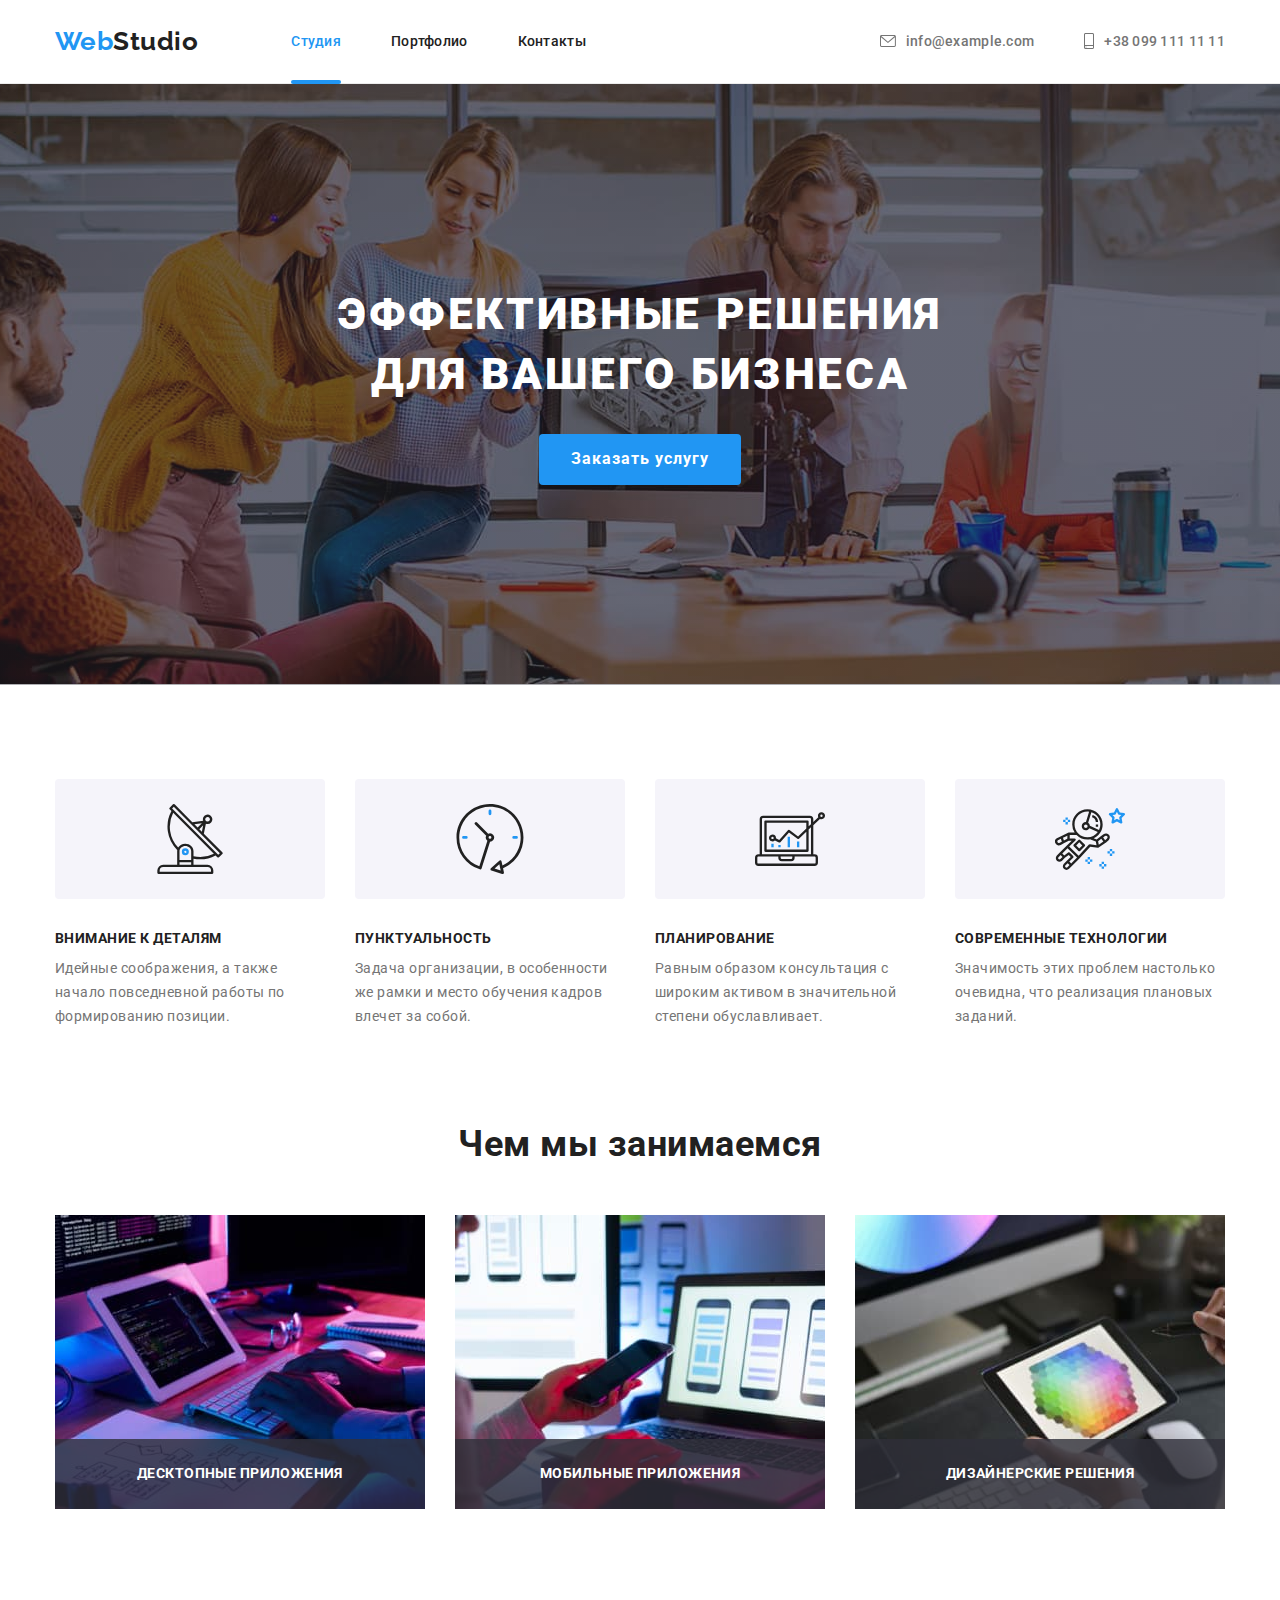
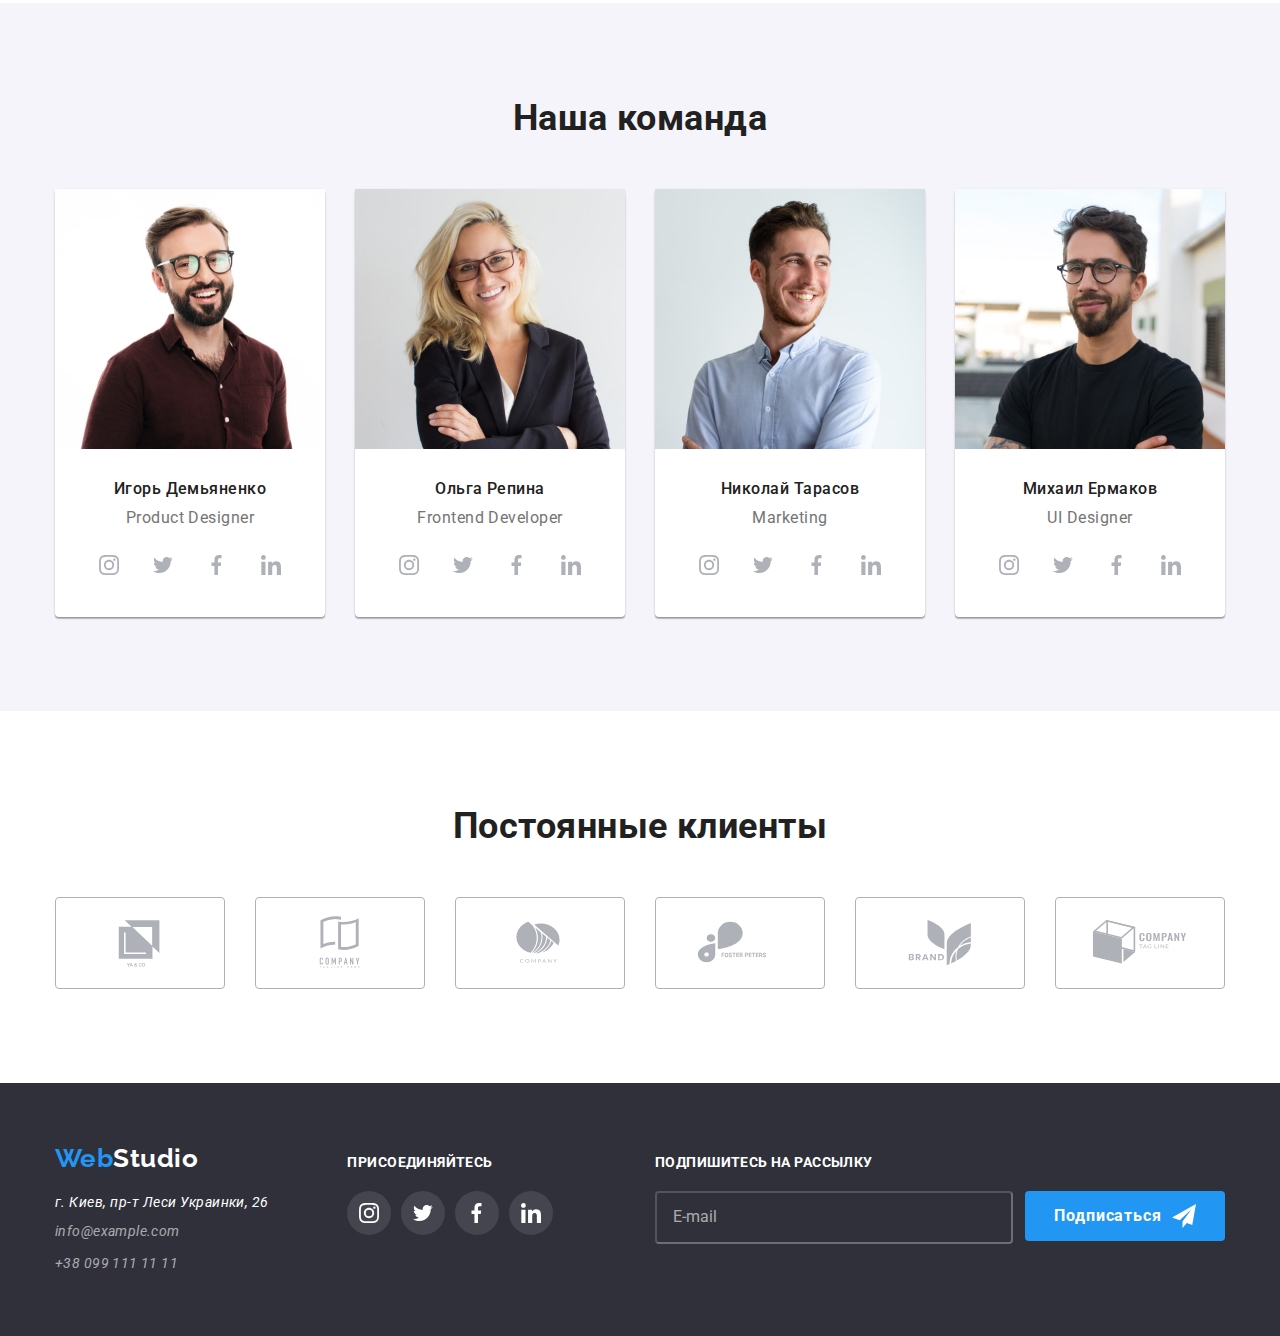
<file: index.html>
<!DOCTYPE html>
<html lang="en">
  <head>
    <meta charset="UTF-8" />
    <meta http-equiv="X-UA-Compatible" content="IE=edge" />
    <meta name="viewport" content="width=device-width, initial-scale=1.0" />
    <link rel="preconnect" href="https://fonts.googleapis.com" />
    <link rel="preconnect" href="https://fonts.gstatic.com" crossorigin />
    <link rel="stylesheet" href="./css/modern-normalize.css" />
    <link
      href="https://fonts.googleapis.com/css2?family=Raleway:wght@700&family=Roboto:wght@400;500;700;900&display=swap"
      rel="stylesheet"
    />
    <link rel="stylesheet" href="./css/styles.css" />
    <title>Студия</title>
  </head>
  <body>
    <!--Шапка-->
    <header>
      <!--Навигация сайта-->
      <div class="container header">
        <nav class="main-nav">
          <a href="#" class="logo"><span>Web</span>Studio</a>
          <ul class="nav list">
            <li class="nav-content">
              <a href="index.html" class="nav-title-page current"> Cтудия</a>
            </li>
            <li class="nav-content">
              <a href="portfolio.html" class="nav-title">Портфолио</a>
            </li>
            <li class="nav-content">
              <a href="#" class="nav-title">Контакты</a>
            </li>
          </ul>
        </nav>
        <!--Авторизация на сайте-->
        <ul class="auth-nav list">
          <li class="auth-nav-content">
            <a href="mailto:info@example.com" class="auth-nav-link"
              ><svg class="auth-nav-svg" width="16px" height="12px">
                <use href="./images/icons.svg#post"></use>
              </svg>
              info@example.com</a
            >
          </li>
          <li class="auth-nav-content">
            <a href="tel:+380991111111" class="auth-nav-link">
              <svg class="auth-nav-svg" width="10px" height="16px">
                <use href="./images/icons.svg#smartphone"></use>
              </svg>
              +38 099 111 11 11</a
            >
          </li>
        </ul>
      </div>
    </header>

    <!--Содержимое сайта-->
    <main>
      <!--Заголовок сайта-->
      <section class="section heading">
        <div class="page-heading container">
          <h1 class="page-title">Эффективные решения для вашего бизнеса</h1>
          <button class="button-heading" type="button" data-modal-open>
            Заказать услугу
          </button>
        </div>
        <div class="backdrop is-hidden" data-modal>
          <div class="modal">
            <button class="close-button" type="button" data-modal-close>
              <svg width="18px" height="18px">
                <use href="./images/icons.svg#close"></use>
              </svg>
            </button>
            <div class="modal-window">
              <p class="modal-heading">
                Оставьте свои данные, мы вам перезвоним
              </p>
              <form action="modal-hero" class="modal-hero">
                <div class="modal-name">
                  <label for="username">Имя</label>
                  <input type="text" name="username" id="username" />
                  <svg width="18px" height="18px">
                    <use href="./images/icons.svg#person"></use>
                  </svg>
                </div>
                <div class="modal-name">
                  <label for="tel">Телефон</label>
                  <input type="tel" name="tel" id="tel" />
                  <svg width="18px" height="18px">
                    <use href="./images/icons.svg#phone-modal"></use>
                  </svg>
                </div>
                <div class="modal-name">
                  <label for="email">Почта</label>
                  <input type="email" name="email" id="email" />
                  <svg width="18px" height="18px">
                    <use href="./images/icons.svg#email-modal"></use>
                  </svg>
                </div>
                <div class="modal-name">
                  <label for="comments">Комментарий</label>
                  <textarea
                    name="comments"
                    id="comments"
                    rows="5"
                    placeholder="Введите текст"
                  ></textarea>
                </div>
                <!--Чекбокс-->
                <div class="modal-checkbox">
                  <label class="label">
                    <input class="checkbox" type="checkbox" name="select" />
                    <span class="checkbox-icon"></span>
                    Соглашаюсь с рассылкой и принимаю
                    <span>Условия договора</span>
                  </label>
                </div>
                <!--Чекбокс-->
                <div class="button-submit">
                  <button type="submit">Отправить</button>
                </div>
              </form>
            </div>
          </div>
        </div>
      </section>

      <!--Наши преимущества-->
      <section class="section benefits">
        <div class="container">
          <h2 class="visually-hidden">Наши преимущества</h2>
          <ul class="our-benefits-heading list">
            <li class="our-benefits-item">
              <div class="our-benefits-icon">
                <svg width="70px" height="70px">
                  <use href="./images/icons.svg#antenna"></use>
                </svg>
              </div>
              <h3 class="our-benefits-list">Внимание к деталям</h3>
              <p class="our-benefits-text">
                Идейные соображения, а также начало повседневной работы по
                формированию позиции.
              </p>
            </li>
            <li class="our-benefits-item icon-clock">
              <div class="our-benefits-icon">
                <svg width="70px" height="70px">
                  <use href="./images/icons.svg#clock"></use>
                </svg>
              </div>
              <h3 class="our-benefits-list">Пунктуальность</h3>
              <p class="our-benefits-text">
                Задача организации, в особенности же рамки и место обучения
                кадров влечет за собой.
              </p>
            </li>
            <li class="our-benefits-item icon-vector">
              <div class="our-benefits-icon">
                <svg width="70px" height="70px">
                  <use href="./images/icons.svg#diagram"></use>
                </svg>
              </div>
              <h3 class="our-benefits-list">Планирование</h3>
              <p class="our-benefits-text">
                Равным образом консультация с широким активом в значительной
                степени обуславливает.
              </p>
            </li>
            <li class="our-benefits-item icon-astronaut">
              <div class="our-benefits-icon">
                <svg width="70px" height="70px">
                  <use href="./images/icons.svg#astronaut"></use>
                </svg>
              </div>
              <h3 class="our-benefits-list">Современные технологии</h3>
              <p class="our-benefits-text">
                Значимость этих проблем настолько очевидна, что реализация
                плановых заданий.
              </p>
            </li>
          </ul>
        </div>
      </section>

      <!--Наша деятельность-->
      <section class="section">
        <div class="container activity-header">
          <h2 class="our-activity-title">Чем мы занимаемся</h2>
          <ul class="our-activity list">
            <li class="our-activity-item">
              <div class="our-activity-img">
                <img
                  src=".//images//index/first_img.jpg"
                  alt="процесс написания команда"
                  width="370"
                />
                <div class="our-activity-text">
                  <p>десктопные приложения</p>
                </div>
              </div>
            </li>
            <li class="our-activity-item">
              <div class="our-activity-img">
                <img
                  src="./images//index/second_img.jpg"
                  alt="выбор разметки сайта на смартфоне"
                  width="370"
                />
                <div class="our-activity-text">
                  <p>мобильные приложения</p>
                </div>
              </div>
            </li>
            <li class="our-activity-item">
              <div class="our-activity-img">
                <img
                  src="./images//index/third_img.jpg"
                  alt="выбор цвета на планшете"
                  width="370"
                />
                <div class="our-activity-text">
                  <p>дизайнерские решения</p>
                </div>
              </div>
            </li>
          </ul>
        </div>
      </section>

      <!--Наша команда-->
      <section class="section our-team">
        <div class="container">
          <h2 class="our-team-title">Наша команда</h2>
          <ul class="our-team-heading list">
            <li class="team-members">
              <img
                src="./images//index/first_person.jpg"
                alt="Игорь Демьяненко"
                width="270"
              />
              <div class="team-content">
                <h3 class="team-members-title">Игорь Демьяненко</h3>
                <p class="team-members-text">Product Designer</p>
                <ul class="team-ul list">
                  <li>
                    <a class="team-link" href="#">
                      <svg width="20px" height="20px">
                        <use href="./images/icons.svg#inst"></use>
                      </svg>
                    </a>
                  </li>
                  <li>
                    <a class="team-link" href="#">
                      <svg width="20px" height="20px">
                        <use href="./images/icons.svg#twit"></use>
                      </svg>
                    </a>
                  </li>
                  <li>
                    <a class="team-link" href="#">
                      <svg width="20px" height="20px">
                        <use href="./images/icons.svg#fb"></use>
                      </svg>
                    </a>
                  </li>
                  <li>
                    <a class="team-link" href="#">
                      <svg width="20px" height="20px">
                        <use href="./images/icons.svg#in"></use>
                      </svg>
                    </a>
                  </li>
                </ul>
              </div>
            </li>
            <li class="team-members">
              <img
                src="./images//index/second_person.jpg"
                alt="Ольга Репина"
                width="270"
              />
              <div class="team-content">
                <h3 class="team-members-title">Ольга Репина</h3>
                <p class="team-members-text">Frontend Developer</p>
                <ul class="team-ul list">
                  <li>
                    <a class="team-link" href="#">
                      <svg width="20px" height="20px">
                        <use href="./images/icons.svg#inst"></use>
                      </svg>
                    </a>
                  </li>
                  <li>
                    <a class="team-link" href="#">
                      <svg width="20px" height="20px">
                        <use href="./images/icons.svg#twit"></use>
                      </svg>
                    </a>
                  </li>
                  <li>
                    <a class="team-link" href="#">
                      <svg width="20px" height="20px">
                        <use href="./images/icons.svg#fb"></use>
                      </svg>
                    </a>
                  </li>
                  <li>
                    <a class="team-link" href="#">
                      <svg width="20px" height="20px">
                        <use href="./images/icons.svg#in"></use>
                      </svg>
                    </a>
                  </li>
                </ul>
              </div>
            </li>
            <li class="team-members">
              <img
                src="./images//index/third_person.jpg"
                alt="Николай Тарасов"
                width="270"
              />
              <div class="team-content">
                <h3 class="team-members-title">Николай Тарасов</h3>
                <p class="team-members-text">Marketing</p>
                <ul class="team-ul list">
                  <li>
                    <a class="team-link" href="#">
                      <svg width="20px" height="20px">
                        <use href="./images/icons.svg#inst"></use>
                      </svg>
                    </a>
                  </li>
                  <li>
                    <a class="team-link" href="#">
                      <svg width="20px" height="20px">
                        <use href="./images/icons.svg#twit"></use>
                      </svg>
                    </a>
                  </li>
                  <li>
                    <a class="team-link" href="#">
                      <svg width="20px" height="20px">
                        <use href="./images/icons.svg#fb"></use>
                      </svg>
                    </a>
                  </li>
                  <li>
                    <a class="team-link" href="#">
                      <svg width="20px" height="20px">
                        <use href="./images/icons.svg#in"></use>
                      </svg>
                    </a>
                  </li>
                </ul>
              </div>
            </li>
            <li class="team-members">
              <img
                src="./images//index/fourth_person.jpg"
                alt="Михаил Ермаков"
                width="270"
              />
              <div class="team-content">
                <h3 class="team-members-title">Михаил Ермаков</h3>
                <p class="team-members-text">UI Designer</p>
                <ul class="team-ul list">
                  <li>
                    <a class="team-link" href="#">
                      <svg width="20px" height="20px">
                        <use href="./images/icons.svg#inst"></use>
                      </svg>
                    </a>
                  </li>
                  <li>
                    <a class="team-link" href="#">
                      <svg width="20px" height="20px">
                        <use href="./images/icons.svg#twit"></use>
                      </svg>
                    </a>
                  </li>
                  <li>
                    <a class="team-link" href="#">
                      <svg width="20px" height="20px">
                        <use href="./images/icons.svg#fb"></use>
                      </svg>
                    </a>
                  </li>
                  <li>
                    <a class="team-link" href="#">
                      <svg width="20px" height="20px">
                        <use href="./images/icons.svg#in"></use>
                      </svg>
                    </a>
                  </li>
                </ul>
              </div>
            </li>
          </ul>
        </div>
      </section>

      <!--Постоянные клиенты-->
      <section class="section">
        <div class="container">
          <h2 class="clients">Постоянные клиенты</h2>
          <ul class="clients-ul list">
            <li class="clients-li">
              <a href="#" class="clients-link">
                <svg width="106px" height="60px">
                  <use href="./images/icons.svg#Logo-1"></use>
                </svg>
              </a>
            </li>
            <li class="clients-li">
              <a href="#" class="clients-link">
                <svg width="106px" height="60px">
                  <use href="./images/icons.svg#Logo-2"></use>
                </svg>
              </a>
            </li>
            <li class="clients-li">
              <a href="#" class="clients-link">
                <svg width="106px" height="60px">
                  <use href="./images/icons.svg#Logo-3"></use>
                </svg>
              </a>
            </li>
            <li class="clients-li">
              <a href="#" class="clients-link">
                <svg width="106px" height="60px">
                  <use href="./images/icons.svg#Logo-4"></use>
                </svg>
              </a>
            </li>
            <li class="clients-li">
              <a href="#" class="clients-link">
                <svg width="106px" height="60px">
                  <use href="./images/icons.svg#Logo-5"></use>
                </svg>
              </a>
            </li>
            <li class="clients-li">
              <a href="#" class="clients-link">
                <svg width="106px" height="60px">
                  <use href="./images/icons.svg#Logo-6"></use>
                </svg>
              </a>
            </li>
          </ul>
        </div>
      </section>
    </main>

    <!--Подвал-->
    <footer class="footer">
      <div class="container footer-flex">
        <div class="footer-heading">
          <a href="#" class="logo-footer"><span>Web</span>Studio</a>
          <address class="address">
            <p class="address-footer">г. Киев, пр-т Леси Украинки, 26</p>
            <ul class="footer-info list">
              <li class="link">
                <a href="mailto:info@example.com" class="footer-info-link"
                  >info@example.com</a
                >
              </li>
              <li class="link">
                <a href="tel:+380991111111" class="footer-info-link"
                  >+38 099 111 11 11</a
                >
              </li>
            </ul>
          </address>
        </div>
        <div class="footer-join">
          <p class="join">присоединяйтесь</p>
          <ul class="footer-links list">
            <li class="footer-li">
              <a class="footer-link" href="#">
                <svg width="20px" height="20px">
                  <use href="./images/icons.svg#inst"></use>
                </svg>
              </a>
            </li>
            <li class="footer-li">
              <a class="footer-link" href="#">
                <svg width="20px" height="20px">
                  <use href="./images/icons.svg#twit"></use>
                </svg>
              </a>
            </li>
            <li class="footer-li">
              <a class="footer-link" href="#">
                <svg width="20px" height="20px">
                  <use href="./images/icons.svg#fb"></use>
                </svg>
              </a>
            </li>
            <li class="footer-li">
              <a class="footer-link" href="#">
                <svg width="20px" height="20px">
                  <use href="./images/icons.svg#in"></use>
                </svg>
              </a>
            </li>
          </ul>
        </div>
        <div class="subscribe-footer">
          <p class="subscribe-text">подпишитесь на рассылку</p>
          <div class="subscribe-link">
            <form action="subscribe-heading" class="subscribe-heading">
              <input
                class="subcribe-input"
                type="email"
                name="mail"
                id="mail"
                placeholder="E-mail"
              />
              <button class="footer-button" type="submit">
                Подписаться
                <svg width="24" height="24px">
                  <use href="./images/icons.svg#send"></use>
                </svg>
              </button>
            </form>
          </div>
        </div>
      </div>
    </footer>
    <script src="./js/modal.js"></script>
  </body>
</html>
</file>
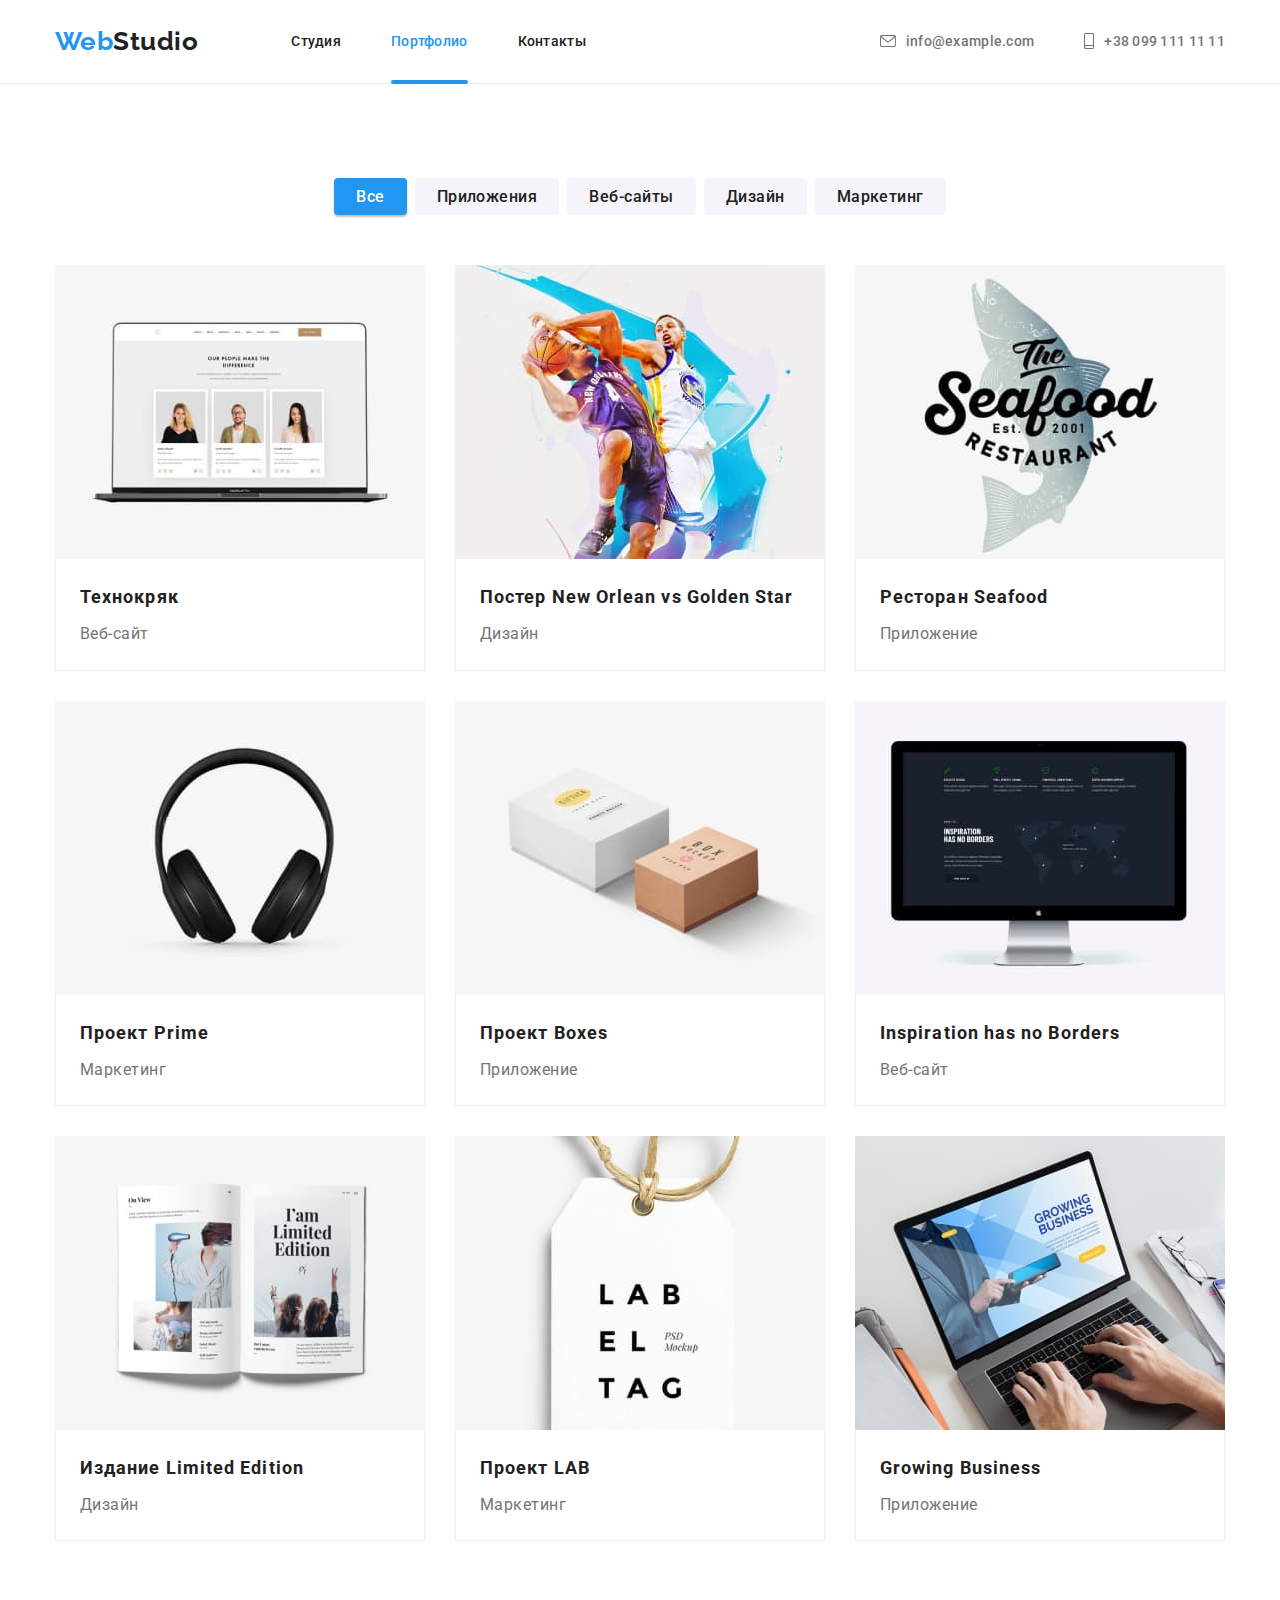
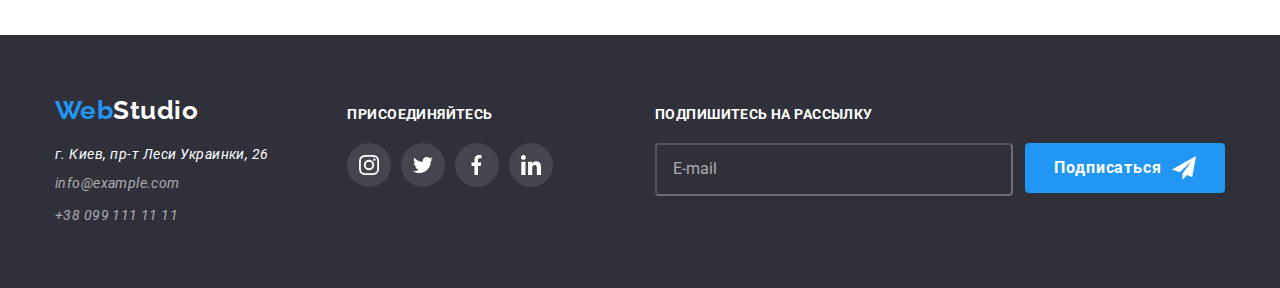
<file: portfolio.html>
<!DOCTYPE html>
<html lang="en">
  <head>
    <meta charset="UTF-8" />
    <meta http-equiv="X-UA-Compatible" content="IE=edge" />
    <meta name="viewport" content="width=device-width, initial-scale=1.0" />
    <link rel="preconnect" href="https://fonts.googleapis.com" />
    <link rel="preconnect" href="https://fonts.gstatic.com" crossorigin />
    <link rel="stylesheet" href="./css/modern-normalize.css" />
    <link
      href="https://fonts.googleapis.com/css2?family=Raleway:wght@700&family=Roboto:wght@400;500;700;900&display=swap"
      rel="stylesheet"
    />
    <link rel="stylesheet" href="./css/styles.css" />
    <title>Портфолио</title>
  </head>
  <body>
    <!--Шапка-->
    <header>
      <!--Навигация сайта-->
      <div class="container header">
        <nav class="main-nav">
          <a href="#" class="logo"><span>Web</span>Studio</a>
          <ul class="nav list">
            <li class="nav-content">
              <a href="index.html" class="nav-title">Cтудия</a>
            </li>
            <li class="nav-content">
              <a href="portfolio.html" class="nav-title-page current"
                >Портфолио</a
              >
            </li>
            <li class="nav-content">
              <a href="#" class="nav-title">Контакты</a>
            </li>
          </ul>
        </nav>
        <!--Авторизация на сайте-->
        <ul class="auth-nav list">
          <li class="auth-nav-content">
            <a href="mailto:info@example.com" class="auth-nav-link"
              ><svg class="auth-nav-svg" width="16px" height="12px">
                <use href="./images/icons.svg#post"></use>
              </svg>
              info@example.com</a
            >
          </li>
          <li class="auth-nav-content">
            <a href="tel:+380991111111" class="auth-nav-link">
              <svg class="auth-nav-svg" width="10px" height="16px">
                <use href="./images/icons.svg#smartphone"></use>
              </svg>
              +38 099 111 11 11</a
            >
          </li>
        </ul>
      </div>
    </header>

    <main>
      <section class="section">
        <div class="container">
          <h1 class="visually-hidden">Портфолио</h1>
          <!--Фильтр-->
          <h2 class="visually-hidden">наши работы</h2>
          <ul class="filter list">
            <li class="filter-link">
              <button class="filter-button-page" type="button">Все</button>
            </li>
            <li class="filter-link">
              <button class="filter-button" type="button">Приложения</button>
            </li>
            <li class="filter-link">
              <button class="filter-button" type="button">Веб-сайты</button>
            </li>
            <li class="filter-link">
              <button class="filter-button" type="button">Дизайн</button>
            </li>
            <li class="filter-link">
              <button class="filter-button" type="button">Маркетинг</button>
            </li>
          </ul>

          <!--Наши работы-->
          <ul class="our-work list">
            <li class="our-work-link">
              <a href="#" class="our-work-heading">
                <div class="overlay">
                  <img
                    src=".//images/portfolio/desktop.jpg"
                    alt="Ноутбук"
                    width="370"
                  />
                  <div class="our-work-class">
                    <p>
                      Технокряк это современная площадка распространения
                      коронавируса. Компании используют эту платформу для
                      цифрового шпионажа и атак на защищённые сервера
                      конкурентов.
                    </p>
                  </div>
                </div>
                <div class="poster-title">
                  <h3 class="our-work-title">Технокряк</h3>
                  <p class="our-work-text">Веб-сайт</p>
                </div>
              </a>
            </li>

            <li class="our-work-link">
              <a href="#" class="our-work-heading">
                <div class="overlay">
                  <img
                    src=".//images/portfolio/basketball_players.jpg"
                    alt="Баскетболисты"
                    width="370"
                  />
                  <div class="our-work-class">
                    <p>
                      Технокряк это современная площадка распространения
                      коронавируса. Компании используют эту платформу для
                      цифрового шпионажа и атак на защищённые сервера
                      конкурентов.
                    </p>
                  </div>
                </div>
                <div class="poster-title">
                  <h3 class="our-work-title">
                    Постер New Orlean vs Golden Star
                  </h3>
                  <p class="our-work-text">Дизайн</p>
                </div>
              </a>
            </li>

            <li class="our-work-link">
              <a href="#" class="our-work-heading">
                <div class="overlay">
                  <img
                    src=".//images/portfolio/logo_restaurant.jpg"
                    alt="Ресторан Seafood"
                    width="370"
                  />
                  <div class="our-work-class">
                    <p>
                      Технокряк это современная площадка распространения
                      коронавируса. Компании используют эту платформу для
                      цифрового шпионажа и атак на защищённые сервера
                      конкурентов.
                    </p>
                  </div>
                </div>
                <div class="poster-title">
                  <h3 class="our-work-title">Ресторан Seafood</h3>
                  <p class="our-work-text">Приложение</p>
                </div>
              </a>
            </li>

            <li class="our-work-link">
              <a href="#" class="our-work-heading">
                <div class="overlay">
                  <img
                    src=".//images/portfolio/headphones.jpg"
                    alt="Проект Prime"
                    width="370"
                  />
                  <div class="our-work-class">
                    <p>
                      Технокряк это современная площадка распространения
                      коронавируса. Компании используют эту платформу для
                      цифрового шпионажа и атак на защищённые сервера
                      конкурентов.
                    </p>
                  </div>
                </div>
                <div class="poster-title">
                  <h3 class="our-work-title">Проект Prime</h3>
                  <p class="our-work-text">Маркетинг</p>
                </div>
              </a>
            </li>

            <li class="our-work-link">
              <a href="#" class="our-work-heading">
                <div class="overlay">
                  <img
                    src=".//images/portfolio/two_boxes.jpg"
                    alt="Проект Boxes"
                    width="370"
                  />
                  <div class="our-work-class">
                    <p>
                      Технокряк это современная площадка распространения
                      коронавируса. Компании используют эту платформу для
                      цифрового шпионажа и атак на защищённые сервера
                      конкурентов.
                    </p>
                  </div>
                </div>
                <div class="poster-title">
                  <h3 class="our-work-title">Проект Boxes</h3>
                  <p class="our-work-text">Приложение</p>
                </div>
              </a>
            </li>

            <li class="our-work-link">
              <a href="#" class="our-work-heading">
                <div class="overlay">
                  <img
                    src=".//images/portfolio/monoblock.jpg"
                    alt="Моноблок"
                    width="370"
                  />
                  <div class="our-work-class">
                    <p>
                      Технокряк это современная площадка распространения
                      коронавируса. Компании используют эту платформу для
                      цифрового шпионажа и атак на защищённые сервера
                      конкурентов.
                    </p>
                  </div>
                </div>
                <div class="poster-title">
                  <h3 class="our-work-title">Inspiration has no Borders</h3>
                  <p class="our-work-text">Веб-сайт</p>
                </div>
              </a>
            </li>

            <li class="our-work-link">
              <a href="#" class="our-work-heading">
                <div class="overlay">
                  <img
                    src=".//images/portfolio/magazine.jpg"
                    alt="Журнал"
                    width="370"
                  />
                  <div class="our-work-class">
                    <p>
                      Технокряк это современная площадка распространения
                      коронавируса. Компании используют эту платформу для
                      цифрового шпионажа и атак на защищённые сервера
                      конкурентов.
                    </p>
                  </div>
                </div>
                <div class="poster-title">
                  <h3 class="our-work-title">Издание Limited Edition</h3>
                  <p class="our-work-text">Дизайн</p>
                </div>
              </a>
            </li>

            <li class="our-work-link">
              <a href="#" class="our-work-heading">
                <div class="overlay">
                  <img
                    src=".//images/portfolio/plate.jpg"
                    alt="Табличка"
                    width="370"
                  />
                  <div class="our-work-class">
                    <p>
                      Технокряк это современная площадка распространения
                      коронавируса. Компании используют эту платформу для
                      цифрового шпионажа и атак на защищённые сервера
                      конкурентов.
                    </p>
                  </div>
                </div>
                <div class="poster-title">
                  <h3 class="our-work-title">Проект LAB</h3>
                  <p class="our-work-text">Маркетинг</p>
                </div>
              </a>
            </li>

            <li class="our-work-link">
              <a href="#" class="our-work-heading">
                <div class="overlay">
                  <img
                    src=".//images/portfolio/working_on_a_laptop.jpg"
                    alt="Работа на ноутбуке"
                    width="370"
                  />
                  <div class="our-work-class">
                    <p>
                      Технокряк это современная площадка распространения
                      коронавируса. Компании используют эту платформу для
                      цифрового шпионажа и атак на защищённые сервера
                      конкурентов.
                    </p>
                  </div>
                </div>
                <div class="poster-title">
                  <h3 class="our-work-title">Growing Business</h3>
                  <p class="our-work-text">Приложение</p>
                </div>
              </a>
            </li>
          </ul>
        </div>
      </section>
    </main>
    <!--Подвал-->
    <footer class="footer">
      <div class="container footer-flex">
        <div class="footer-heading">
          <a href="#" class="logo-footer"><span>Web</span>Studio</a>
          <address class="address">
            <p class="address-footer">г. Киев, пр-т Леси Украинки, 26</p>
            <ul class="footer-info list">
              <li class="link">
                <a href="mailto:info@example.com" class="footer-info-link"
                  >info@example.com</a
                >
              </li>
              <li class="link">
                <a href="tel:+380991111111" class="footer-info-link"
                  >+38 099 111 11 11</a
                >
              </li>
            </ul>
          </address>
        </div>
        <div class="footer-join">
          <p class="join">присоединяйтесь</p>
          <ul class="footer-links list">
            <li class="footer-li">
              <a class="footer-link" href="#">
                <svg width="20px" height="20px">
                  <use href="./images/icons.svg#inst"></use>
                </svg>
              </a>
            </li>
            <li class="footer-li">
              <a class="footer-link" href="#">
                <svg width="20px" height="20px">
                  <use href="./images/icons.svg#twit"></use>
                </svg>
              </a>
            </li>
            <li class="footer-li">
              <a class="footer-link" href="#">
                <svg width="20px" height="20px">
                  <use href="./images/icons.svg#fb"></use>
                </svg>
              </a>
            </li>
            <li class="footer-li">
              <a class="footer-link" href="#">
                <svg width="20px" height="20px">
                  <use href="./images/icons.svg#in"></use>
                </svg>
              </a>
            </li>
          </ul>
        </div>
        <div class="subscribe-footer">
          <p class="subscribe-text">подпишитесь на рассылку</p>
          <div class="subscribe-link">
            <form action="subscribe-heading" class="subscribe-heading">
              <input
                class="subcribe-input"
                type="email"
                name="mail"
                id="mail"
                placeholder="E-mail"
              />
              <button class="footer-button" type="submit">
                Подписаться
                <svg width="24" height="24px">
                  <use href="./images/icons.svg#send"></use>
                </svg>
              </button>
            </form>
          </div>
        </div>
      </div>
    </footer>
  </body>
</html>
</file>
<file: css/styles.css>
:root {
    --primary-text-color: #757575;
    --secondary-text-color: #212121;
    --accent: #2196f3;
    --pirmary-background-color: #ffff;
    --secondary-background-color: #f5f4fa;
    --third-background-color: #2F303A;
}

html {
    box-sizing: border-box;
}

*, *::before, *::after {
    box-sizing: inherit;
}

h1, h2, h3, p, ul, li {
    margin: 0;
    padding: 0;
}

body {
    background-color: var(--pirmary-background-color);
    color: var(--primary-text-color);
    font-family: roboto, sans-serif;
    letter-spacing: 0.03em;
}

header {
    border-bottom: 1px solid #ECECEC;
}

.header {
    display: flex;
}

img {
    max-width: 100%;
    display: block;
}

.container {
    width: 1200px;
    margin: 0 auto;
    padding: 0px 15px;
}

.section {
    padding-top: 94px;
    padding-bottom: 94px;
}

.list {
    list-style: none;
}

.visually-hidden {
    position: absolute;
    width: 1px;
    height: 1px;
    margin: -1px;
    border: 0;
    padding: 0;
    white-space: nowrap;
    clip-path: inset(100%);
    clip: rect(0 0 0 0);
    overflow: hidden;
}

/*Навигация сайта*/

.header {
    display: inline-block;
    display: flex;
}

.nav {
    display: flex;
}

.main-nav {
    display: flex;
    align-items: center;
}

.nav-title {
    padding: 32px 0;
    display: block;
    color: var(--secondary-text-color);
    text-decoration: none;
    font-weight: 500;
    Font-size: 14px;
    Line-height: 1.33;
    Letter-spacing: 0.02em;
    transition: color 250ms cubic-bezier(0.4, 0, 0.2, 1);
}

.nav-content {
    margin-right: 50px;
}

.nav-content:last-child {
    margin-right: 0px;
}

.nav-title-page {
    position: relative;
    padding: 32px 0;
    display: block;
    color: var(--accent);
    text-decoration: none;
    font-weight: 500;
    Font-size: 14px;
    Line-height: 1.33;
    Letter-spacing: 0.02em;
}

.nav-title:hover, .nav-title:focus {
    color: var(--accent);
}

.current::after {
    content: "";
    position: absolute;
    display: block;
    width: 100%;
    height: 4px;
    left: 0;
    bottom: -1px;
    background-color: var(--accent);
    border-radius: 2px;
}

.logo {
    align-items: center;
    display: block;
    margin-right: 93px;
    color: var(--secondary-text-color);
    Font-family: Raleway, sans-serif;
    font-weight: 700;
    Font-size: 26px;
    Line-height: 1.19;
    text-decoration: none;
}

.logo span {
    color: var(--accent);
}

/*Авторизация на сайте*/

.auth-nav {
    display: flex;
    margin-left: auto;
    align-items: center;
}

.auth-nav-content {
    margin-right: 50px;
}

.auth-nav-content:last-child {
    margin-right: 0px;
}

.auth-nav-svg {
    margin-right: 10px;
}

.auth-nav a {
    color: var(--primary-text-color);
    text-decoration: none;
    font-weight: 500;
    Font-size: 14px;
    Line-height: 1.33;
    Letter-spacing: 0.02em;
    align-items: center;
    justify-content: center;
    display: flex;
    fill: var(--primary-text-color);
    transition: color 250ms cubic-bezier(0.4, 0, 0.2, 1), fill 250ms cubic-bezier(0.4, 0, 0.2, 1);
}

.auth-nav a:hover, .auth-nav a:focus {
    fill: var(--accent);
    color: var(--accent);
}

/*Содержание сайта*/

/*заголовок*/

.heading {
    background-image: linear-gradient(to right, rgba(47, 48, 58, 0.4), rgba(47, 48, 58, 0.4)), url(../images/index/background_image.jpg);
    background-repeat: no-repeat;
    background-position: center;
    padding-top: 200px;
    padding-bottom: 200px;
    max-width: 1600px;
    margin: auto;
}

.page-heading {
    text-align: center;
    margin: auto;
}

.page-title {
    max-width: 696px;
    margin: auto;
    text-transform: uppercase;
    color: var(--pirmary-background-color);
    Font-size: 44px;
    font-weight: 900;
    Line-height: 1.37;
    Letter-spacing: 0.06em;
}

.button-heading {
    margin-top: 30px;
    padding-top: 10px;
    padding-bottom: 10px;
    padding-left: 32px;
    padding-right: 32px;
    border-radius: 4px;
    font-weight: 700;
    Font-size: 16px;
    Line-height: 1.9;
    background-color: var(--accent);
    color: var(--pirmary-background-color);
    font-family: roboto, sans-serif;
    letter-spacing: 0.06em;
    cursor: pointer;
    border: none;
    transition: color 250ms cubic-bezier(0.4, 0, 0.2, 1), background-color 250ms cubic-bezier(0.4, 0, 0.2, 1);
}

.button-heading:hover, .button-heading:focus {
    background-color: #188CE8
}

/*окно героя*/

.modal {
    position: fixed;
    left: 50%;
    top: 50%;
    transform: translate(-50%, -50%);
    width: 528px;
    height: 581px;
    background-color: var(--pirmary-background-color);
    display: flex;
    justify-content: center;
    align-items: center;
    border-radius: 4px;
}

/*Конпа закрытия модального окна*/
.close-button {
    position: absolute;
    display: flex;
    padding: 2px;
    right: 8px;
    top: 8px;
    border-radius: 50%;
    cursor: pointer;
    border: 1px solid rgba(0, 0, 0, 0.1);
    background-color: var(--pirmary-background-color);
    
}

.close-button svg {
    padding-top: 3px;
    transition: fill 250ms cubic-bezier(0.4, 0, 0.2, 1)
}


.close-button svg:hover, .close-button svg:focus {
    fill: var(--accent);
}

/*модальное окно*/
.modal-window {
    display: block;
}

.modal-hero {
    margin-top: 12px;
    padding: 0 40px;
}

.modal-name {
    margin-top: 10px;
    display: flex;
    flex-direction: column;
    position: relative;
}

.modal-name svg {
    position: absolute;
    left: 14px;
    top: 50%;
}


.modal-name input {
    margin-top: 4px;
    padding-left: 42px;
    padding-top: 12px;
    padding-bottom: 12px;
    border-radius: 4px;
    outline: none;
    border: 1px solid rgba(33, 33, 33, 0.2);
}

.modal-name input:focus+svg {
    fill: var(--accent);
    
}

.modal-name input:focus {
    border: 1px solid var(--accent);
}


.modal-name textarea {
    margin-top: 4px;
    padding-left: 16px;
    padding-top: 12px;
    padding-bottom: 12px;
    border-radius: 4px;
    outline: none;
    border: 1px solid rgba(33, 33, 33, 0.2);
}

.modal-name textarea:focus {
    border: 1px solid var(--accent);
}


.modal-name label {
    color: rgba(117, 117, 117, 1);
    Font-size: 12px;
    Line-height: 1.17;
    Letter-spacing: 0.01em;
}

.modal-name ::placeholder {
    color: rgba(117, 117, 117, 0.5);
    Font-size: 12px;
    Line-height: 1.17;
    Letter-spacing: 0.01em;
}

.modal-checkbox {
    display: flex;
    justify-content: center;
    align-items: center;
    margin-top: 20px;
}

.modal-checkbox .label {
    display: flex;
    align-items: center;

}


.modal-checkbox span:last-child {
    display: inline-block;
    border-bottom: 1px solid var(--accent);
    line-height: 1;
    color: var(--accent);
    margin-left: 3px;

}


.modal-checkbox input {
    margin-top: 4px;
    border-radius: 4px;
    border: 1px solid rgba(33, 33, 33, 0.2);
}

.modal-checkbox label {
    color: rgba(117, 117, 117, 1);
    Font-size: 14px;
    Line-height: 1.71;
    Letter-spacing: 0.03em;
}

.button-submit {
    display: flex;
    align-items: center;
    justify-content: center;
    margin-top: 30px;
}


.button-submit button {
    outline: none;
    box-shadow: none;
    display: flex;
    align-items: center;
    justify-content: center;
    width: 200px;
    height: 50px;
    margin-left: 12px;
    font-weight: 700;
    Font-size: 16px;
    Line-height: 1.9;
    Letter-spacing: 0.06em;
    color: var(--pirmary-background-color);
    background-color: var(--accent);
    border-radius: 4px;
    border: 0;
    cursor: pointer;
    transition: background-color 250ms cubic-bezier(0.4, 0, 0.2, 1), box-shadow 250ms cubic-bezier(0.4, 0, 0.2, 1);
}

.button-submit button:hover, .button-submit button:focus {
    background-color: #188CE8;
    box-shadow: 0px 2px 1px rgba(0, 0, 0, 0.2), 0px 1px 1px rgba(0, 0, 0, 0.14), 0px 1px 3px rgba(0, 0, 0, 0.12);
}

.modal-name textarea {
    margin-top: 4px;
    border-radius: 4px;
    border: 1px solid rgba(33, 33, 33, 0.2);
    resize: none;
}

/*чекбокс*/

.checkbox {
    position: absolute;
    -webkit-appearance: none;
    -moz-appearance: none;
    appearance: none
}

.checkbox-icon {
    display: block;
    align-items: center;
    justify-content: center;
    border: 2px solid var(--secondary-text-color);
    border-radius: 2px;
    width: 16px;
    height: 15px;
    margin-right: 7px;

}

.checkbox:checked+.checkbox-icon {
    display: flex;
    border: 2px solid var(--accent);
    background-color: var(--accent);
    background-image: url(../images/svg-img/icon-check.svg);
    background-size: cover;
    background-origin: content-box;
    background-repeat: no-repeat;
}

/*Модальное окно*/

.modal-heading {
    margin-top: 2px;
    padding: 0 40px;
    align-items: center;
    justify-content: center;
    font-weight: 700;
    Font-size: 20px;
    Line-height: 1.15;
    Letter-spacing: 0.03em;
    color: rgba(33, 33, 33, 1)
}

.backdrop {
    z-index: 1;
    position: fixed;
    left: 0;
    top: 0;
    width: 100%;
    height: 100%;
    background-color: rgba(0, 0, 0, 0.2);
    transition: opacity 250ms;
}

.backdrop.is-hidden {
    opacity: 0;
    pointer-events: none;
}

/*Наши преимущества*/

.benefits {
    padding-bottom: 0px;
}

.our-benefits-heading {
    display: flex;
}

.our-benefits-heading li {
    margin-right: 30px;
    max-width: 270px;
    justify-content: space-around
}

.our-benefits-icon {
    justify-content: center;
    align-items: center;
    display: flex;
    width: 270px;
    height: 120px;
    background-color: var(--secondary-background-color);
    border-radius: 4px;
}

.our-benefits-heading li:last-child {
    margin-right: 0px;
}

.our-benefits-list {
    margin-top: 30px;
    color: var(--secondary-text-color);
    font-weight: 700;
    Font-size: 14px;
    Line-height: 1.33;
    text-transform: uppercase;
}

.our-benefits-text {
    margin-top: 10px;
    Font-size: 14px;
    Line-height: 1.71;
}

/*Наша дейстельность*/

.activity-header {
    padding-top: 0px;
}

.our-activity-title {
    font-weight: 700;
    Font-size: 36px;
    Line-height: 1.17;
    color: var(--secondary-text-color);
    text-align: center;
}

.our-activity {
    margin-top: 50px;
    display: flex;
    justify-content: center;
}

.our-activity-item {
    margin-right: 30px;
}

.our-activity-item:last-child {
    margin-right: 0px;
}

.our-activity-img {
    position: relative;
    display: flex;
}

.our-activity-text {
    position: absolute;
    bottom: 0;
    Width: 370px;
    Height: 70px;
    background-color: rgba(47, 48, 58, 0.8);
    text-transform: uppercase;
    font-weight: 700;
    Font-size: 14px;
    Line-height: 1.14;
    Letter-spacing: 0.03em;
    color: var(--pirmary-background-color);
}

.our-activity-text p {
    display: flex;
    justify-content: center;
    padding: 27px 0;
}

/*Наша команда*/

.our-team {
    background-color: var(--secondary-background-color);
}

.team-members-heading {
    color: var(--secondary-text-color);
}

.our-team-title {
    font-weight: 700;
    Font-size: 36px;
    Line-height: 1.17;
    color: var(--secondary-text-color);
    text-align: center;
}

.team-content {
    padding: 30px 32px 30px 32px;
}

.team-members {
    max-width: 270px;
    box-shadow: 0px 2px 1px rgba(0, 0, 0, 0.2), 0px 1px 1px rgba(0, 0, 0, 0.14), 0px 1px 3px rgba(0, 0, 0, 0.12);
}

.our-team-heading {
    margin-top: 50px;
    display: flex;
    justify-content: center;
    align-items: center;
}

.team-members {
    border-radius: 4px;
    max-width: 270px;
    margin-right: 30px;
    background-color: var(--pirmary-background-color);
}

.team-members:last-child {
    margin-right: 0px;
}

.team-members-title {
    font-weight: 500;
    font-size: 16px;
    line-height: 1.19;
    color: var(--secondary-text-color);
    text-align: center;
}

.team-members-text {
    margin-top: 10px;
    font-size: 16px;
    line-height: 1.19;
    text-align: center;
}

.team-ul {
    display: flex;
    margin-right: auto;
    margin-left: auto;
    margin-top: 16px;
    justify-content: space-between;
}

.team-li {
    margin-right: 10px;
}

.team-link {
    justify-content: center;
    align-items: center;
    display: flex;
    width: 44px;
    height: 44px;
    border-radius: 50%;
    fill: #AFB1B8;
    transition: background-color 250ms cubic-bezier(0.4, 0, 0.2, 1), fill 250ms cubic-bezier(0.4, 0, 0.2, 1);
}

.team-link:hover, .team-link:focus {
    fill: var(--pirmary-background-color);
    background-color: var(--accent);
}

/*Постоянные клиенты*/

.clients {
    font-weight: 700;
    Font-size: 36px;
    Line-height: 1.17;
    color: var(--secondary-text-color);
    text-align: center;
}

.clients-ul {
    display: flex;
    margin-top: 50px;
}

.clients-li {
    margin-right: 30px;
}

.clients-li:last-child {
    margin-right: 0px;
}

.clients-link {
    width: 170px;
    height: 92px;
    border: 1px solid #AFB1B8;
    border-radius: 4px;
    display: flex;
    align-items: center;
    justify-content: center;
    fill: #AFB1B8;
    transition: fill 250ms cubic-bezier(0.4, 0, 0.2, 1), border 250ms cubic-bezier(0.4, 0, 0.2, 1);
}

.clients-link:hover, .clients-link:focus {
    fill: var(--accent);
    border: 1px solid var(--accent);
}

/*Подвал*/

.footer {
    background-color: var(--third-background-color);
    padding-top: 60px;
    padding-bottom: 60px;
}

.footer-flex {
    justify-content: space-between;
    display: flex;
    align-items: baseline;
}

.logo-footer {
    color: var(--pirmary-background-color);
    Font-family: Raleway, sans-serif;
    font-weight: 700;
    Font-size: 26px;
    Line-height: 1.19;
    text-decoration: none;
}

.logo-footer span {
    color: var(--accent);
}

.footer p {
    color: var(--pirmary-background-color);
}

.footer-info-link {
    color: rgba(255, 255, 255, 0.6);
    text-decoration: none;
    transition: color 250ms cubic-bezier(0.4, 0, 0.2, 1);
}

.footer-info-link:focus, .footer-info-link:hover {
    color: var(--pirmary-background-color);
}

.footer-info {
    margin-top: 9px;
}

.footer-info .link {
    margin-top: 9px;
}

.footer-info .link:first-child {
    margin-top: 0px;
}

.address {
    margin-top: 20px;
}

.footer-info .link a {
    font-Size: 14px;
    line-height: 1.7;
    letter-spacing: 0.03em;
}

.address-footer {
    font-size: 14px;
    line-height: 1.17;
}

.footer-join {
    margin-left: 70px;
}

.join {
    text-transform: uppercase;
    font-weight: 700;
    font-size: 14px;
    line-height: 1.14;
    letter-spacing: 0.03em;
}

.footer-links {
    display: flex;
    margin-top: 20px;
}

.footer-li {
    margin-right: 10px;
}

.footer-li:last-child {
    margin-right: 0px;
}

.footer-link {
    width: 44px;
    height: 44px;
    align-items: center;
    justify-content: center;
    border-radius: 50px;
    display: flex;
    fill: var(--pirmary-background-color);
    background-color: rgba(255, 255, 255, 0.1);
    transition: background-color 250ms cubic-bezier(0.4, 0, 0.2, 1);
}

.footer-link:last-child {
    margin-left: 0px;
}

.footer-link:hover, .footer-link:focus {
    background-color: var(--accent);
}

.subscribe-footer {
    margin-left: 93px;
}

.subscribe-text {
    text-transform: uppercase;
    font-weight: 700;
    Font-size: 14px;
    line-height: 1.14;
    letter-spacing: 0.03em;
}

.subscribe-link {
    margin-top: 20px;
    display: flex;
    align-items: center;
    justify-content: center;
}

.footer-button {
    outline: none;
    box-shadow: none;
    display: flex;
    align-items: center;
    justify-content: center;
    width: 200px;
    height: 50px;
    margin-left: 12px;
    font-weight: 700;
    Font-size: 16px;
    Line-height: 1.9;
    Letter-spacing: 0.06em;
    color: var(--pirmary-background-color);
    background-color: var(--accent);
    border-radius: 4px;
    border: 0;
    cursor: pointer;
    transition: background-color 250ms cubic-bezier(0.4, 0, 0.2, 1);
}

.footer-button:hover, .footer-button:focus {
    background-color: #188CE8;
}

.footer-button svg {
    margin-left: 10px;
    fill: var(--pirmary-background-color);
}

.subscribe-heading {
    display: flex;
}



.subcribe-input {
    width: 358px;
    padding: 15px 0 15px 16px;
    background-color: 1px solid var(--third-background-color);
    border-radius: 4px;
    border-color: rgba(255, 255, 255, 0.3);
    color: #fff;
}

.subcribe-input::placeholder {
    color: rgba(255, 255, 255, 0.6);
}

/*-----------------------------------------------*/

/*Портфолио*/

/*Фильтр*/

/*Наши работы*/

.filter {
    margin-bottom: 50px;
    display: flex;
    justify-content: center;
}

.filter-link {
    margin-right: 8px;
}

.filter-link:last-child {
    margin-right: 0px;
}

.filter-button {
    padding: 6px 22px;
    border-radius: 4px;
    background-color: var(--secondary-background-color);
    color: var(--secondary-text-color);
    cursor: pointer;
    border: none;
    font-family: Roboto, sans-serif;
    font-weight: 500;
    font-size: 16px;
    line-height: 1.6;
    letter-spacing: 0.03em;
    transition: color 250ms cubic-bezier(0.4, 0, 0.2, 1), background-color 250ms cubic-bezier(0.4, 0, 0.2, 1), box-shadow 250ms cubic-bezier(0.4, 0, 0.2, 1);
}

.filter-button:hover {
    color: var(--pirmary-background-color);
    background-color: var(--accent);
    box-shadow: 0px 2px 2px rgba(0, 0, 0, 0.12), 0px 2px 1px rgba(0, 0, 0, 0.08), 0px 1px 3px rgba(0, 0, 0, 0.1);
}

.filter-button-page {
    padding: 6px 22px;
    border-radius: 4px;
    background-color: var(--accent);
    color: var(--pirmary-background-color);
    cursor: pointer;
    border: none;
    font-family: Roboto, sans-serif;
    font-weight: 500;
    font-size: 16px;
    line-height: 1.6;
    letter-spacing: 0.03em;
    box-shadow: 0px 2px 2px rgba(0, 0, 0, 0.12), 0px 2px 1px rgba(0, 0, 0, 0.08), 0px 1px 3px rgba(0, 0, 0, 0.1);
}

.our-work {
    display: flex;
    flex-wrap: wrap;
    margin-top: -30px;
    margin-left: -30px;
}

.our-work-heading {
    position: relative;
    display: block;
    text-decoration: none;
    transition: box-shadow 500ms cubic-bezier(0.4, 0, 0.2, 1);
}

.our-work-heading:hover {
    box-shadow: 1px 6px 4px rgba(0, 0, 0, 0.16), 0px 4px 4px rgba(0, 0, 0, 0.06), 0px 1px 1px rgba(0, 0, 0, 0.12);
}

.our-work-link {
    flex-basis: calc(100% /3 - 30px);
    margin-top: 30px;
    margin-left: 30px;
}

.our-work-class p {
    padding: 63px 24px;
    font-size: 18px;
    Line-height: 1.6;
    Letter-spacing: 0.03em;
    color: var(--pirmary-background-color)
}

.overlay {
    position: relative;
    overflow: hidden;
}

.our-work-class {
    position: absolute;
    opacity: 0;
    top: 0px;
    background-color: rgba(33, 150, 243, 0.9);
    transform: translateY(100%);
    transition: transform 250ms;
}

.our-work-heading:hover .our-work-class {
    opacity: 1;
    transform: translateY(0);
}

.poster-title {
    padding: 20px 24px;
    border-right: 1px solid #EEEEEE;
    border-bottom: 1px solid #EEEEEE;
    border-left: 1px solid #EEEEEE;
}

.our-work-title {
    color: var(--secondary-text-color);
    font-weight: 700;
    font-size: 18px;
    line-height: 2;
    Letter-spacing: 0.06em;
}

.our-work-text {
    margin-top: 4px;
    color: var(--primary-text-color);
    font-size: 16px;
    line-height: 1.9;
}
</file>
